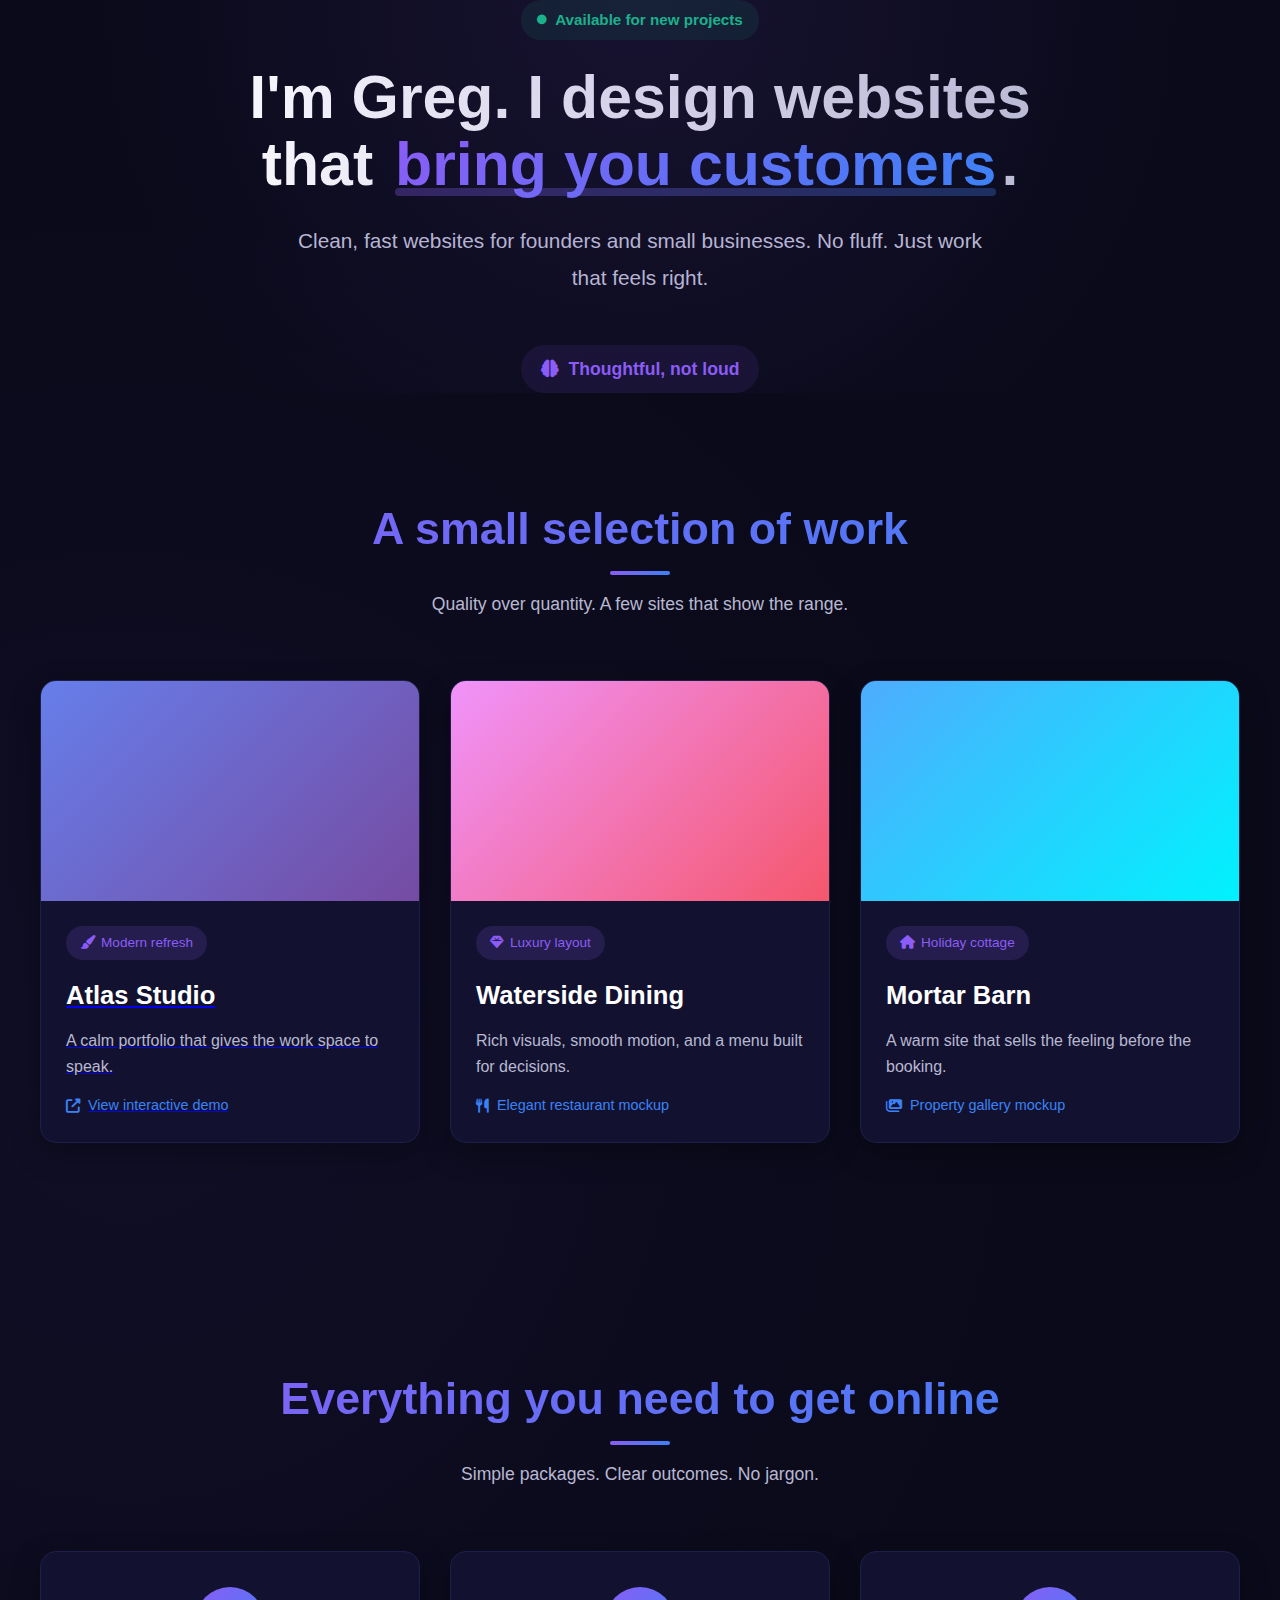
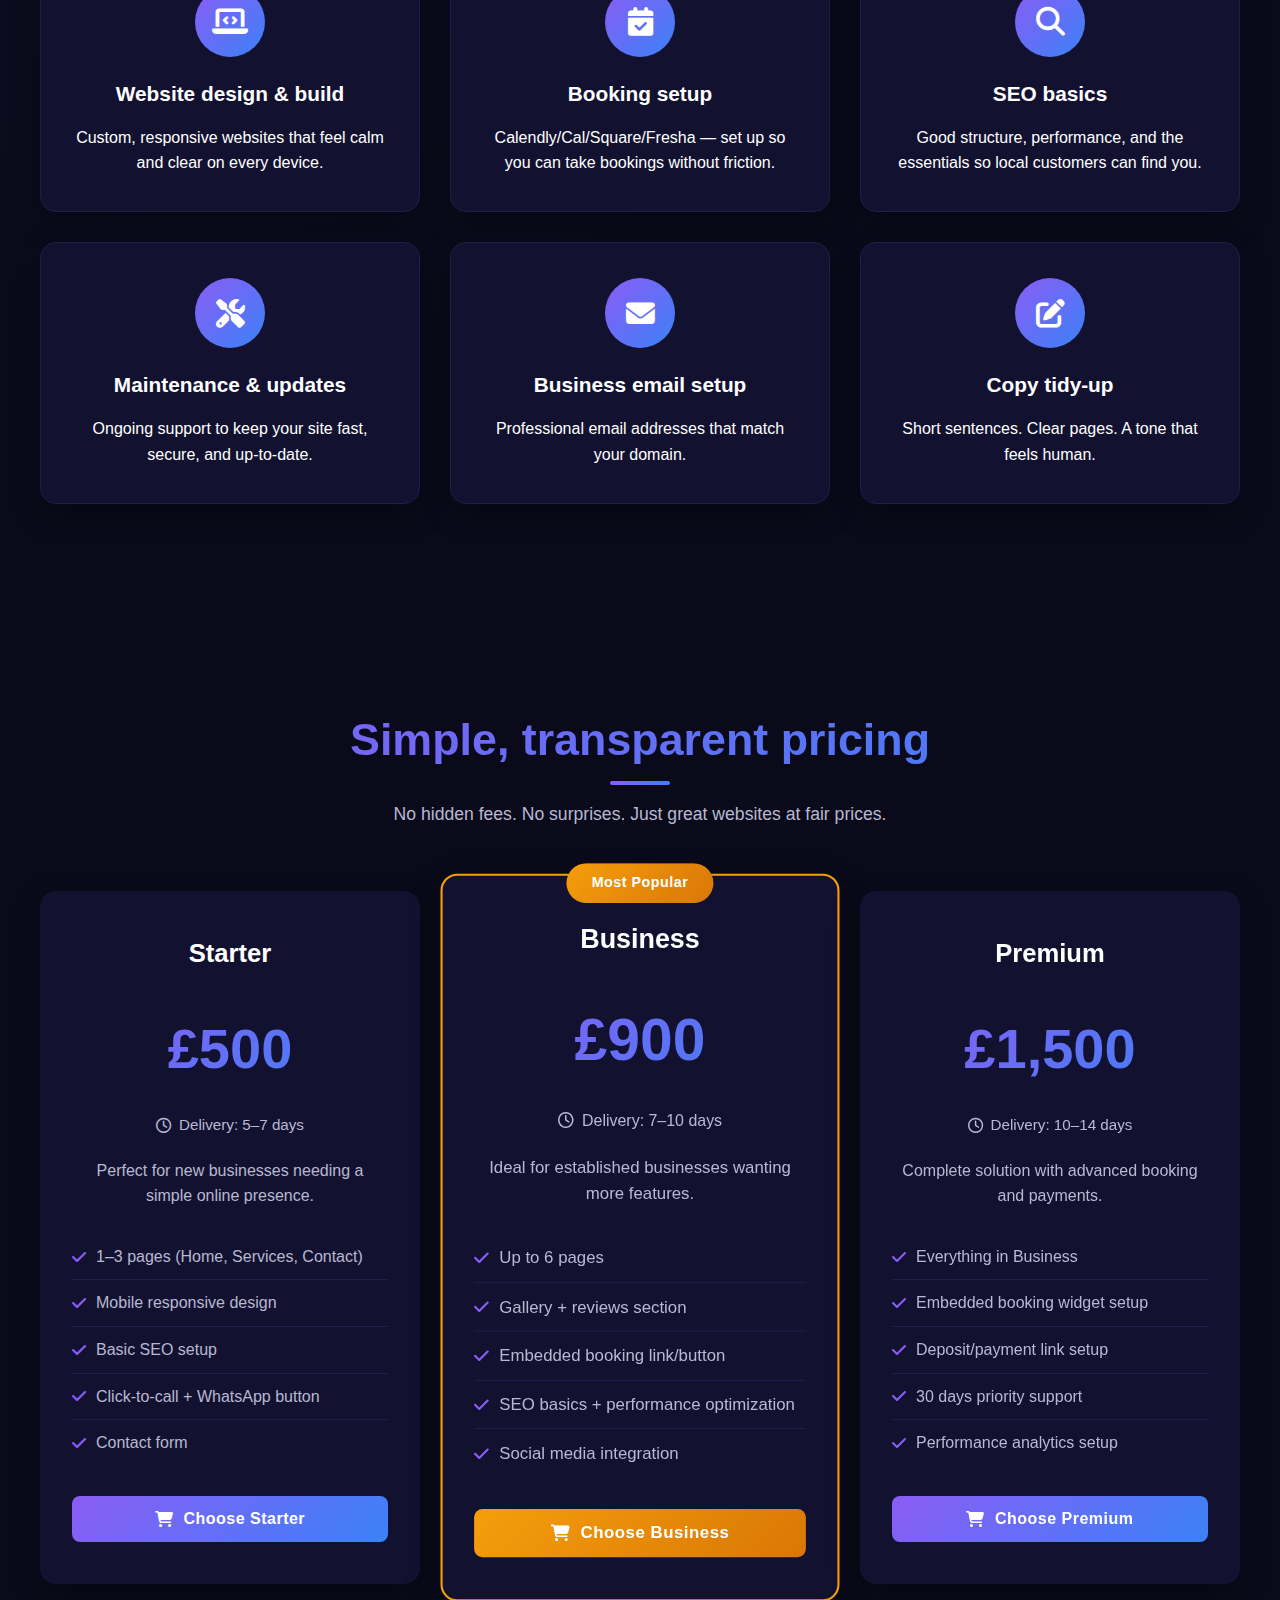
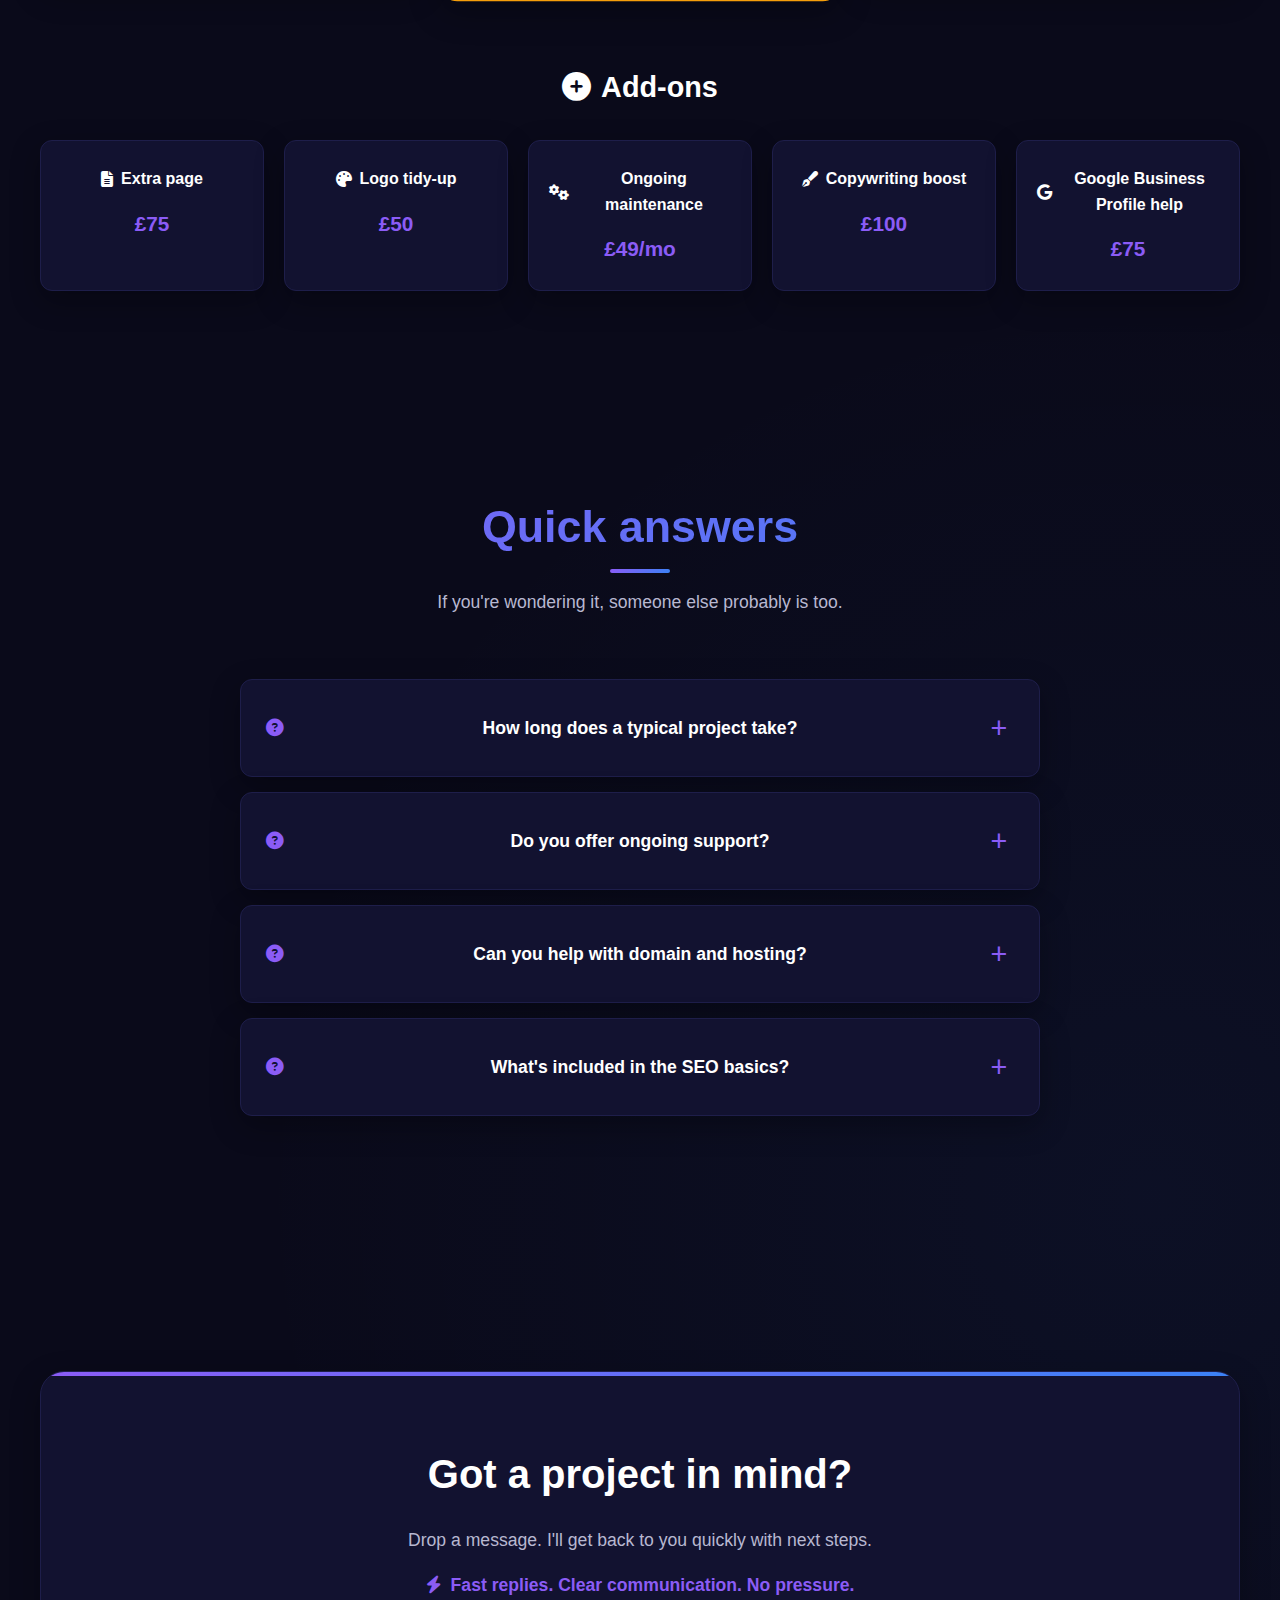
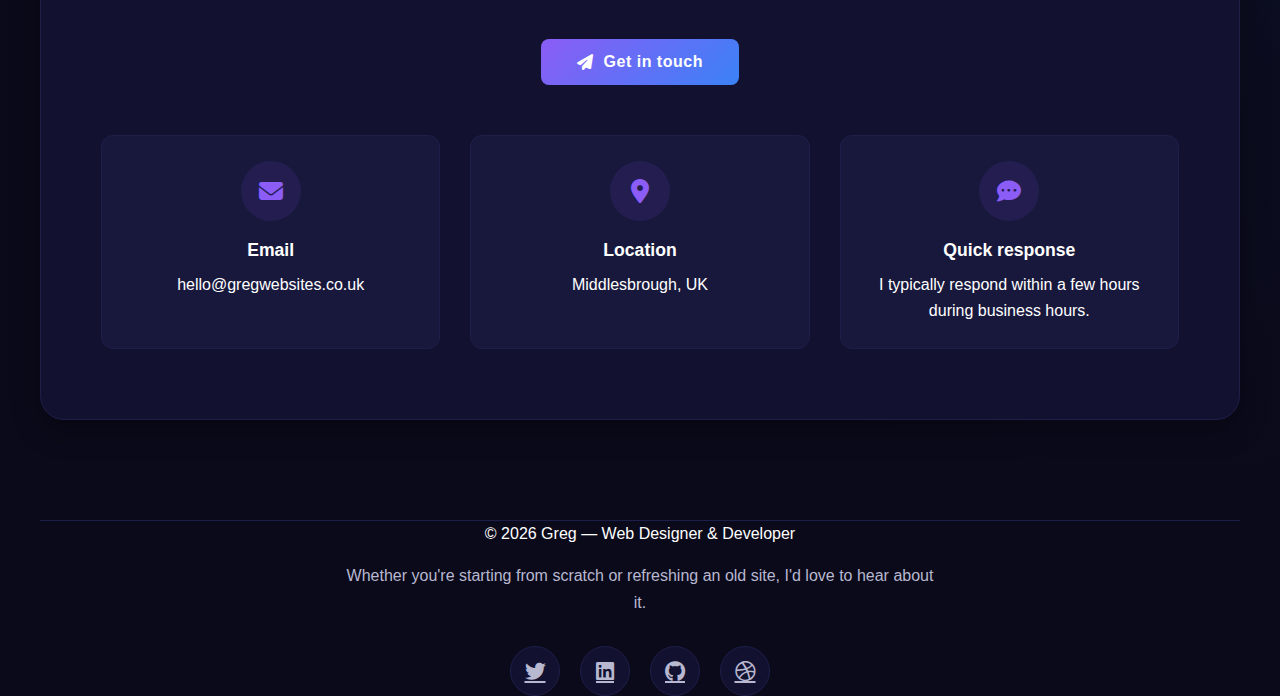
<file: index.html>
<!DOCTYPE html>
<html lang="en">
<head>
    <meta charset="UTF-8">
    <meta name="viewport" content="width=device-width, initial-scale=1.0">
    <title>Greg — Web Designer & Developer</title>
    <link rel="stylesheet" href="styles.css">
    <link rel="stylesheet" href="https://cdnjs.cloudflare.com/ajax/libs/font-awesome/6.4.0/css/all.min.css">
</head>
<body>
    <!-- Header Section -->
    <header class="container">
        <p class="availability"><i class="fas fa-circle"></i> Available for new projects</p>
        <h1 class="hero-title">I'm Greg. I design websites that <span class="highlight">bring you customers</span>.</h1>
        <p class="hero-subtitle">Clean, fast websites for founders and small businesses. No fluff. Just work that feels right.</p>
        <p class="tagline"><i class="fas fa-brain"></i> Thoughtful, not loud</p>
    </header>

    <!-- Projects Section -->
<!-- Projects Section -->
<section class="section container">
    <h2 class="section-title">A small selection of work</h2>
    <p class="section-subtitle">
        Quality over quantity. A few sites that show the range.
    </p>
    
    <div class="projects-grid">
        <!-- Atlas Studio Card (WITH LINK) -->
        <div class="project-card">
            <a href="/atlas-studio" class="project-link">
                <div class="project-image" style="background: linear-gradient(135deg, #667eea 0%, #764ba2 100%);">
                    <div class="image-overlay">
                        <i class="fas fa-eye"></i> View Project
                    </div>
                </div>
                <div class="project-content">
                    <span class="tag"><i class="fas fa-paint-brush"></i> Modern refresh</span>
                    <h3 class="project-title">Atlas Studio</h3>
                    <p class="project-description">A calm portfolio that gives the work space to speak.</p>
                    <p class="project-meta"><i class="fas fa-external-link-alt"></i> View interactive demo</p>
                </div>
            </a>
        </div>
        
        <!-- Waterside Dining Card (NO LINK - leave as is) -->
        <div class="project-card">
            <div class="project-image" style="background: linear-gradient(135deg, #f093fb 0%, #f5576c 100%);">
                <div class="image-overlay">
                    <i class="fas fa-eye"></i> View Project
                </div>
            </div>
            <div class="project-content">
                <span class="tag"><i class="fas fa-gem"></i> Luxury layout</span>
                <h3 class="project-title">Waterside Dining</h3>
                <p class="project-description">Rich visuals, smooth motion, and a menu built for decisions.</p>
                <p class="project-meta"><i class="fas fa-utensils"></i> Elegant restaurant mockup</p>
            </div>
        </div>
        
        <!-- Mortar Barn Card (NO LINK - leave as is) -->
        <div class="project-card">
            <div class="project-image" style="background: linear-gradient(135deg, #4facfe 0%, #00f2fe 100%);">
                <div class="image-overlay">
                    <i class="fas fa-eye"></i> View Project
                </div>
            </div>
            <div class="project-content">
                <span class="tag"><i class="fas fa-home"></i> Holiday cottage</span>
                <h3 class="project-title">Mortar Barn</h3>
                <p class="project-description">A warm site that sells the feeling before the booking.</p>
                <p class="project-meta"><i class="fas fa-images"></i> Property gallery mockup</p>
            </div>
        </div>
    </div>
</section>

    <!-- Services Section -->
    <section class="section container">
        <h2 class="section-title">Everything you need to get online</h2>
        <p class="section-subtitle">
            Simple packages. Clear outcomes. No jargon.
        </p>
        
        <div class="services-grid">
            <div class="service-card">
                <div class="service-icon">
                    <i class="fas fa-laptop-code"></i>
                </div>
                <h3 class="service-title">Website design & build</h3>
                <p>Custom, responsive websites that feel calm and clear on every device.</p>
            </div>
            
            <div class="service-card">
                <div class="service-icon">
                    <i class="fas fa-calendar-check"></i>
                </div>
                <h3 class="service-title">Booking setup</h3>
                <p>Calendly/Cal/Square/Fresha — set up so you can take bookings without friction.</p>
            </div>
            
            <div class="service-card">
                <div class="service-icon">
                    <i class="fas fa-search"></i>
                </div>
                <h3 class="service-title">SEO basics</h3>
                <p>Good structure, performance, and the essentials so local customers can find you.</p>
            </div>
            
            <div class="service-card">
                <div class="service-icon">
                    <i class="fas fa-tools"></i>
                </div>
                <h3 class="service-title">Maintenance & updates</h3>
                <p>Ongoing support to keep your site fast, secure, and up-to-date.</p>
            </div>
            
            <div class="service-card">
                <div class="service-icon">
                    <i class="fas fa-envelope"></i>
                </div>
                <h3 class="service-title">Business email setup</h3>
                <p>Professional email addresses that match your domain.</p>
            </div>
            
            <div class="service-card">
                <div class="service-icon">
                    <i class="fas fa-edit"></i>
                </div>
                <h3 class="service-title">Copy tidy-up</h3>
                <p>Short sentences. Clear pages. A tone that feels human.</p>
            </div>
        </div>
    </section>

    <!-- Pricing Section -->
    <section class="section container">
        <h2 class="section-title">Simple, transparent pricing</h2>
        <p class="section-subtitle">
            No hidden fees. No surprises. Just great websites at fair prices.
        </p>
        
        <div class="pricing-grid">
            <div class="pricing-card">
                <h3 class="pricing-title">Starter</h3>
                <div class="price">£500</div>
                <p class="delivery"><i class="far fa-clock"></i> Delivery: 5–7 days</p>
                <p class="pricing-description">Perfect for new businesses needing a simple online presence.</p>
                
                <ul class="features-list">
                    <li><i class="fas fa-check"></i> 1–3 pages (Home, Services, Contact)</li>
                    <li><i class="fas fa-check"></i> Mobile responsive design</li>
                    <li><i class="fas fa-check"></i> Basic SEO setup</li>
                    <li><i class="fas fa-check"></i> Click-to-call + WhatsApp button</li>
                    <li><i class="fas fa-check"></i> Contact form</li>
                </ul>
                
                <button class="btn btn-package" data-package="Starter"><i class="fas fa-shopping-cart"></i> Choose Starter</button>
            </div>
            
            <div class="pricing-card popular">
                <div class="popular-tag">Most Popular</div>
                <h3 class="pricing-title">Business</h3>
                <div class="price">£900</div>
                <p class="delivery"><i class="far fa-clock"></i> Delivery: 7–10 days</p>
                <p class="pricing-description">Ideal for established businesses wanting more features.</p>
                
                <ul class="features-list">
                    <li><i class="fas fa-check"></i> Up to 6 pages</li>
                    <li><i class="fas fa-check"></i> Gallery + reviews section</li>
                    <li><i class="fas fa-check"></i> Embedded booking link/button</li>
                    <li><i class="fas fa-check"></i> SEO basics + performance optimization</li>
                    <li><i class="fas fa-check"></i> Social media integration</li>
                </ul>
                
                <button class="btn btn-package btn-popular" data-package="Business"><i class="fas fa-shopping-cart"></i> Choose Business</button>
            </div>
            
            <div class="pricing-card">
                <h3 class="pricing-title">Premium</h3>
                <div class="price">£1,500</div>
                <p class="delivery"><i class="far fa-clock"></i> Delivery: 10–14 days</p>
                <p class="pricing-description">Complete solution with advanced booking and payments.</p>
                
                <ul class="features-list">
                    <li><i class="fas fa-check"></i> Everything in Business</li>
                    <li><i class="fas fa-check"></i> Embedded booking widget setup</li>
                    <li><i class="fas fa-check"></i> Deposit/payment link setup</li>
                    <li><i class="fas fa-check"></i> 30 days priority support</li>
                    <li><i class="fas fa-check"></i> Performance analytics setup</li>
                </ul>
                
                <button class="btn btn-package" data-package="Premium"><i class="fas fa-shopping-cart"></i> Choose Premium</button>
            </div>
        </div>
        
        <h3 class="addons-title"><i class="fas fa-plus-circle"></i> Add-ons</h3>
        
        <div class="addons-grid">
            <div class="addon-card">
                <strong><i class="fas fa-file-alt"></i> Extra page</strong>
                <div class="addon-price">£75</div>
            </div>
            <div class="addon-card">
                <strong><i class="fas fa-palette"></i> Logo tidy-up</strong>
                <div class="addon-price">£50</div>
            </div>
            <div class="addon-card">
                <strong><i class="fas fa-cogs"></i> Ongoing maintenance</strong>
                <div class="addon-price">£49/mo</div>
            </div>
            <div class="addon-card">
                <strong><i class="fas fa-pen-fancy"></i> Copywriting boost</strong>
                <div class="addon-price">£100</div>
            </div>
            <div class="addon-card">
                <strong><i class="fab fa-google"></i> Google Business Profile help</strong>
                <div class="addon-price">£75</div>
            </div>
        </div>
    </section>

    <!-- FAQ Section -->
    <section class="section container">
        <h2 class="section-title">Quick answers</h2>
        <p class="section-subtitle">
            If you're wondering it, someone else probably is too.
        </p>
        
        <div class="faq-grid">
            <div class="faq-item">
                <div class="faq-question">
                    <i class="fas fa-question-circle"></i> How long does a typical project take?
                    <span class="faq-toggle">+</span>
                </div>
                <div class="faq-answer">
                    <p>Delivery times vary by package: Starter (5-7 days), Business (7-10 days), Premium (10-14 days). These are estimates and actual timing depends on project complexity and feedback speed.</p>
                </div>
            </div>
            
            <div class="faq-item">
                <div class="faq-question">
                    <i class="fas fa-question-circle"></i> Do you offer ongoing support?
                    <span class="faq-toggle">+</span>
                </div>
                <div class="faq-answer">
                    <p>Yes! I offer ongoing maintenance at £49/month which includes updates, security monitoring, and minor changes. Premium packages include 30 days of priority support.</p>
                </div>
            </div>
            
            <div class="faq-item">
                <div class="faq-question">
                    <i class="fas fa-question-circle"></i> Can you help with domain and hosting?
                    <span class="faq-toggle">+</span>
                </div>
                <div class="faq-answer">
                    <p>I can guide you through the process and recommend reliable providers. I also offer business email setup so you have professional email addresses matching your domain.</p>
                </div>
            </div>
            
            <div class="faq-item">
                <div class="faq-question">
                    <i class="fas fa-question-circle"></i> What's included in the SEO basics?
                    <span class="faq-toggle">+</span>
                </div>
                <div class="faq-answer">
                    <p>SEO basics include proper page structure, meta tags, performance optimization for speed, and setup essentials so local customers can find you through search engines.</p>
                </div>
            </div>
        </div>
    </section>

    <!-- Contact Section -->
    <section class="section container" id="contact">
        <div class="contact-section">
            <h2 class="contact-title">Got a project in mind?</h2>
            <p class="contact-subtitle">
                Drop a message. I'll get back to you quickly with next steps.
            </p>
            <p class="contact-tagline">
                <i class="fas fa-bolt"></i> Fast replies. Clear communication. No pressure.
            </p>
            
            <button class="btn btn-contact"><i class="fas fa-paper-plane"></i> Get in touch</button>
            
            <div class="contact-info">
                <div class="info-item">
                    <div class="info-icon">
                        <i class="fas fa-envelope"></i>
                    </div>
                    <p class="info-title">Email</p>
                    <p>hello@gregwebsites.co.uk</p>
                </div>
                
                <div class="info-item">
                    <div class="info-icon">
                        <i class="fas fa-map-marker-alt"></i>
                    </div>
                    <p class="info-title">Location</p>
                    <p>Middlesbrough, UK</p>
                </div>
                
                <div class="info-item">
                    <div class="info-icon">
                        <i class="fas fa-comment-dots"></i>
                    </div>
                    <p class="info-title">Quick response</p>
                    <p>I typically respond within a few hours during business hours.</p>
                </div>
            </div>
        </div>
    </section>

    <!-- Footer -->
    <footer class="container">
        <div class="footer-content">
            <p class="copyright">© 2026 Greg — Web Designer & Developer</p>
            <p class="footer-text">Whether you're starting from scratch or refreshing an old site, I'd love to hear about it.</p>
            <div class="social-links">
                <a href="#" class="social-link"><i class="fab fa-twitter"></i></a>
                <a href="#" class="social-link"><i class="fab fa-linkedin"></i></a>
                <a href="#" class="social-link"><i class="fab fa-github"></i></a>
                <a href="#" class="social-link"><i class="fab fa-dribbble"></i></a>
            </div>
        </div>
    </footer>

    <script src="script.js"></script>
</body>
</html>
</file>
<file: styles.css>
/* Dark Purple/Blue Theme - Greg Portfolio */
* {
    margin: 0;
    padding: 0;
    box-sizing: border-box;
    font-family: 'Inter', -apple-system, BlinkMacSystemFont, 'Segoe UI', sans-serif;
}

:root {
    --dark-bg: #0a0a1a;
    --dark-card: #121230;
    --dark-border: #1e1e4a;
    --text-primary: #ffffff;
    --text-secondary: #b8b8d1;
    --accent-purple: #8b5cf6;
    --accent-blue: #3b82f6;
    --accent-gradient: linear-gradient(135deg, #8b5cf6 0%, #3b82f6 100%);
    --shadow: 0 10px 30px rgba(0, 0, 0, 0.3);
    --shadow-hover: 0 15px 40px rgba(139, 92, 246, 0.2);
    --transition: all 0.3s cubic-bezier(0.4, 0, 0.2, 1);
}

body {
    background-color: var(--dark-bg);
    color: var(--text-primary);
    line-height: 1.6;
    overflow-x: hidden;
    background-image: 
        radial-gradient(circle at 10% 20%, rgba(139, 92, 246, 0.05) 0%, transparent 20%),
        radial-gradient(circle at 90% 80%, rgba(59, 130, 246, 0.05) 0%, transparent 20%);
    min-height: 100vh;
}

/* Scrollbar Styling */
::-webkit-scrollbar {
    width: 10px;
}

::-webkit-scrollbar-track {
    background: var(--dark-card);
}

::-webkit-scrollbar-thumb {
    background: var(--accent-gradient);
    border-radius: 5px;
}

::-webkit-scrollbar-thumb:hover {
    background: linear-gradient(135deg, #9b79f7 0%, #4d91f7 100%);
}

/* Utility Classes */
.container {
    max-width: 1200px;
    margin: 0 auto;
    padding: 0 20px;
}

.section {
    padding: 100px 0;
}

.section-title {
    font-size: 2.8rem;
    font-weight: 800;
    margin-bottom: 1.5rem;
    text-align: center;
    background: var(--accent-gradient);
    -webkit-background-clip: text;
    -webkit-text-fill-color: transparent;
    background-clip: text;
    position: relative;
}

.section-title::after {
    content: '';
    position: absolute;
    bottom: -10px;
    left: 50%;
    transform: translateX(-50%);
    width: 60px;
    height: 4px;
    background: var(--accent-gradient);
    border-radius: 2px;
}

.section-subtitle {
    text-align: center;
    margin-bottom: 60px;
    color: var(--text-secondary);
    max-width: 600px;
    margin-left: auto;
    margin-right: auto;
    font-size: 1.1rem;
    line-height: 1.8;
}

.btn {
    display: inline-flex;
    align-items: center;
    justify-content: center;
    gap: 10px;
    padding: 14px 36px;
    background: var(--accent-gradient);
    color: white;
    text-decoration: none;
    border-radius: 8px;
    font-weight: 600;
    transition: var(--transition);
    border: none;
    cursor: pointer;
    font-size: 1rem;
    letter-spacing: 0.5px;
    position: relative;
    overflow: hidden;
    z-index: 1;
}

.btn::before {
    content: '';
    position: absolute;
    top: 0;
    left: -100%;
    width: 100%;
    height: 100%;
    background: linear-gradient(135deg, #3b82f6 0%, #8b5cf6 100%);
    transition: var(--transition);
    z-index: -1;
}

.btn:hover::before {
    left: 0;
}

.btn:hover {
    transform: translateY(-3px);
    box-shadow: var(--shadow-hover);
}

.btn-popular {
    background: linear-gradient(135deg, #f59e0b 0%, #d97706 100%);
}

.btn-popular::before {
    background: linear-gradient(135deg, #d97706 0%, #f59e0b 100%);
}

/* Header Styles */
header {
    padding: 80px 0 120px;
    text-align: center;
    position: relative;
    overflow: hidden;
}

header::before {
    content: '';
    position: absolute;
    top: 0;
    left: 0;
    right: 0;
    height: 500px;
    background: radial-gradient(circle at 50% 0%, rgba(139, 92, 246, 0.1) 0%, transparent 70%);
    pointer-events: none;
}

.availability {
    color: #10b981;
    font-weight: 600;
    margin-bottom: 1.5rem;
    display: inline-flex;
    align-items: center;
    gap: 8px;
    background: rgba(16, 185, 129, 0.1);
    padding: 8px 16px;
    border-radius: 20px;
    font-size: 0.95rem;
}

.availability i {
    font-size: 0.6rem;
    animation: pulse 2s infinite;
}

@keyframes pulse {
    0%, 100% { opacity: 1; }
    50% { opacity: 0.5; }
}

.hero-title {
    font-size: 3.8rem;
    font-weight: 900;
    line-height: 1.1;
    margin-bottom: 1.5rem;
    max-width: 900px;
    margin-left: auto;
    margin-right: auto;
    background: linear-gradient(to right, #ffffff, #b8b8d1);
    -webkit-background-clip: text;
    -webkit-text-fill-color: transparent;
}

.highlight {
    background: var(--accent-gradient);
    -webkit-background-clip: text;
    -webkit-text-fill-color: transparent;
    position: relative;
    padding: 0 5px;
}

.highlight::after {
    content: '';
    position: absolute;
    bottom: 2px;
    left: 5px;
    width: calc(100% - 10px);
    height: 8px;
    background: linear-gradient(135deg, rgba(139, 92, 246, 0.3) 0%, rgba(59, 130, 246, 0.3) 100%);
    z-index: -1;
    border-radius: 4px;
}

.hero-subtitle {
    font-size: 1.3rem;
    color: var(--text-secondary);
    max-width: 700px;
    margin: 0 auto 3rem;
    line-height: 1.8;
}

.tagline {
    display: inline-flex;
    align-items: center;
    gap: 10px;
    color: var(--accent-purple);
    font-weight: 600;
    font-size: 1.1rem;
    background: rgba(139, 92, 246, 0.1);
    padding: 10px 20px;
    border-radius: 30px;
}

/* Projects Section */
.projects-grid {
    display: grid;
    grid-template-columns: repeat(auto-fit, minmax(320px, 1fr));
    gap: 30px;
    margin-bottom: 20px;
}

.project-card {
    background: var(--dark-card);
    border-radius: 16px;
    overflow: hidden;
    box-shadow: var(--shadow);
    transition: var(--transition);
    border: 1px solid var(--dark-border);
    height: 100%;
}

.project-card:hover {
    transform: translateY(-10px);
    box-shadow: var(--shadow-hover);
    border-color: var(--accent-purple);
}

.project-image {
    height: 220px;
    position: relative;
    overflow: hidden;
}

.image-overlay {
    position: absolute;
    top: 0;
    left: 0;
    right: 0;
    bottom: 0;
    background: rgba(0, 0, 0, 0.7);
    display: flex;
    align-items: center;
    justify-content: center;
    opacity: 0;
    transition: var(--transition);
}

.project-card:hover .image-overlay {
    opacity: 1;
}

.image-overlay i {
    font-size: 1.5rem;
    margin-right: 10px;
}

.project-content {
    padding: 25px;
}

.tag {
    display: inline-flex;
    align-items: center;
    gap: 6px;
    padding: 6px 14px;
    background: rgba(139, 92, 246, 0.15);
    border-radius: 20px;
    font-size: 0.85rem;
    margin-bottom: 15px;
    color: var(--accent-purple);
    font-weight: 500;
}

.project-title {
    font-size: 1.6rem;
    margin-bottom: 12px;
    font-weight: 700;
    color: white;
}

.project-description {
    color: var(--text-secondary);
    margin-bottom: 15px;
    line-height: 1.6;
}

.project-meta {
    display: flex;
    align-items: center;
    gap: 8px;
    color: var(--accent-blue);
    font-size: 0.9rem;
    font-weight: 500;
}

/* Services Section */
.services-grid {
    display: grid;
    grid-template-columns: repeat(auto-fit, minmax(280px, 1fr));
    gap: 30px;
    margin-top: 40px;
}

.service-card {
    background: var(--dark-card);
    padding: 35px 30px;
    border-radius: 16px;
    box-shadow: var(--shadow);
    transition: var(--transition);
    border: 1px solid var(--dark-border);
    text-align: center;
}

.service-card:hover {
    transform: translateY(-8px);
    box-shadow: var(--shadow-hover);
    border-color: var(--accent-purple);
}

.service-icon {
    width: 70px;
    height: 70px;
    background: var(--accent-gradient);
    border-radius: 50%;
    display: flex;
    align-items: center;
    justify-content: center;
    margin: 0 auto 20px;
    font-size: 1.8rem;
    color: white;
}

.service-title {
    font-size: 1.3rem;
    margin-bottom: 15px;
    font-weight: 700;
    color: white;
}

/* Pricing Section */
.pricing-grid {
    display: grid;
    grid-template-columns: repeat(auto-fit, minmax(320px, 1fr));
    gap: 30px;
    margin-top: 40px;
}

.pricing-card {
    background: var(--dark-card);
    padding: 40px 30px;
    border-radius: 16px;
    box-shadow: var(--shadow);
    position: relative;
    border: 2px solid transparent;
    transition: var(--transition);
    display: flex;
    flex-direction: column;
}

.pricing-card:hover {
    transform: translateY(-8px);
    box-shadow: var(--shadow-hover);
    border-color: var(--accent-purple);
}

.pricing-card.popular {
    border-color: #f59e0b;
    transform: scale(1.05);
}

.pricing-card.popular:hover {
    transform: scale(1.05) translateY(-8px);
}

.popular-tag {
    position: absolute;
    top: -12px;
    left: 50%;
    transform: translateX(-50%);
    background: linear-gradient(135deg, #f59e0b 0%, #d97706 100%);
    color: white;
    padding: 8px 24px;
    border-radius: 20px;
    font-size: 0.85rem;
    font-weight: 600;
    letter-spacing: 0.5px;
}

.pricing-title {
    font-size: 1.6rem;
    margin-bottom: 10px;
    text-align: center;
    color: white;
    font-weight: 700;
}

.price {
    font-size: 3.5rem;
    font-weight: 900;
    text-align: center;
    margin: 20px 0;
    background: var(--accent-gradient);
    -webkit-background-clip: text;
    -webkit-text-fill-color: transparent;
}

.delivery {
    display: flex;
    align-items: center;
    justify-content: center;
    gap: 8px;
    text-align: center;
    color: var(--text-secondary);
    margin-bottom: 20px;
    font-size: 0.95rem;
}

.pricing-description {
    text-align: center;
    margin-bottom: 25px;
    color: var(--text-secondary);
    line-height: 1.6;
    flex-grow: 1;
}

.features-list {
    list-style: none;
    margin-bottom: 30px;
    flex-grow: 1;
}

.features-list li {
    padding: 10px 0;
    border-bottom: 1px solid var(--dark-border);
    display: flex;
    align-items: center;
    gap: 10px;
    color: var(--text-secondary);
}

.features-list li:last-child {
    border-bottom: none;
}

.features-list li i {
    color: var(--accent-purple);
}

.addons-title {
    text-align: center;
    margin: 80px 0 30px;
    font-size: 1.8rem;
    color: white;
    font-weight: 700;
    display: flex;
    align-items: center;
    justify-content: center;
    gap: 10px;
}

.addons-grid {
    display: grid;
    grid-template-columns: repeat(auto-fit, minmax(200px, 1fr));
    gap: 20px;
    margin-top: 30px;
}

.addon-card {
    background: var(--dark-card);
    padding: 25px 20px;
    border-radius: 12px;
    text-align: center;
    box-shadow: var(--shadow);
    transition: var(--transition);
    border: 1px solid var(--dark-border);
}

.addon-card:hover {
    transform: translateY(-5px);
    box-shadow: var(--shadow-hover);
    border-color: var(--accent-purple);
}

.addon-card strong {
    display: flex;
    align-items: center;
    justify-content: center;
    gap: 8px;
    color: white;
    font-size: 1rem;
}

.addon-price {
    margin-top: 15px;
    color: var(--accent-purple);
    font-weight: bold;
    font-size: 1.3rem;
}

/* FAQ Section */
.faq-grid {
    max-width: 800px;
    margin: 40px auto 0;
}

.faq-item {
    background: var(--dark-card);
    margin-bottom: 15px;
    border-radius: 12px;
    overflow: hidden;
    box-shadow: var(--shadow);
    transition: var(--transition);
    border: 1px solid var(--dark-border);
}

.faq-item:hover {
    box-shadow: var(--shadow-hover);
}

.faq-question {
    padding: 25px;
    font-weight: 600;
    cursor: pointer;
    display: flex;
    justify-content: space-between;
    align-items: center;
    color: white;
    transition: var(--transition);
    font-size: 1.1rem;
}

.faq-question:hover {
    background-color: rgba(139, 92, 246, 0.05);
}

.faq-question i {
    color: var(--accent-purple);
    margin-right: 12px;
}

.faq-answer {
    padding: 0 25px;
    max-height: 0;
    overflow: hidden;
    transition: var(--transition);
    color: var(--text-secondary);
    line-height: 1.7;
}

.faq-answer.active {
    padding: 0 25px 25px;
    max-height: 500px;
}

.faq-toggle {
    font-size: 1.8rem;
    transition: var(--transition);
    color: var(--accent-purple);
    font-weight: 300;
    min-width: 30px;
    text-align: center;
}

.faq-toggle.active {
    transform: rotate(45deg);
}

/* Contact Section */
.contact-section {
    background: var(--dark-card);
    border-radius: 24px;
    padding: 70px 60px;
    margin-top: 40px;
    box-shadow: var(--shadow);
    text-align: center;
    border: 1px solid var(--dark-border);
    position: relative;
    overflow: hidden;
}

.contact-section::before {
    content: '';
    position: absolute;
    top: 0;
    left: 0;
    right: 0;
    height: 4px;
    background: var(--accent-gradient);
}

.contact-title {
    font-size: 2.5rem;
    margin-bottom: 20px;
    color: white;
    font-weight: 800;
}

.contact-subtitle {
    margin-bottom: 15px;
    color: var(--text-secondary);
    max-width: 600px;
    margin-left: auto;
    margin-right: auto;
    line-height: 1.7;
    font-size: 1.1rem;
}

.contact-tagline {
    margin-bottom: 40px;
    font-weight: 600;
    color: var(--accent-purple);
    display: flex;
    align-items: center;
    justify-content: center;
    gap: 10px;
    font-size: 1.1rem;
}

.contact-info {
    margin-top: 50px;
    display: grid;
    grid-template-columns: repeat(auto-fit, minmax(250px, 1fr));
    gap: 30px;
}

.info-item {
    text-align: center;
    padding: 25px;
    background: rgba(30, 30, 74, 0.5);
    border-radius: 12px;
    transition: var(--transition);
    border: 1px solid var(--dark-border);
}

.info-item:hover {
    transform: translateY(-5px);
    border-color: var(--accent-purple);
}

.info-icon {
    width: 60px;
    height: 60px;
    background: rgba(139, 92, 246, 0.1);
    border-radius: 50%;
    display: flex;
    align-items: center;
    justify-content: center;
    margin: 0 auto 15px;
    font-size: 1.5rem;
    color: var(--accent-purple);
}

.info-title {
    font-weight: 700;
    margin-bottom: 8px;
    color: white;
    font-size: 1.1rem;
}

/* Footer */
footer {
    text-align: center;
    padding: 60px 0 40px;
    color: var(--text-secondary);
    margin-top: 80px;
    border-top: 1px solid var(--dark-border);
    position: relative;
}

.footer-content {
    max-width: 600px;
    margin: 0 auto;
}

.copyright {
    font-size: 1rem;
    margin-bottom: 15px;
    color: white;
}

.footer-text {
    margin-bottom: 30px;
    line-height: 1.7;
}

.social-links {
    display: flex;
    justify-content: center;
    gap: 20px;
}

.social-link {
    width: 50px;
    height: 50px;
    background: var(--dark-card);
    border-radius: 50%;
    display: flex;
    align-items: center;
    justify-content: center;
    color: var(--text-secondary);
    font-size: 1.3rem;
    transition: var(--transition);
    border: 1px solid var(--dark-border);
}

.social-link:hover {
    color: white;
    background: var(--accent-gradient);
    transform: translateY(-5px);
    border-color: transparent;
}

/* Responsive Design */
@media (max-width: 1024px) {
    .hero-title {
        font-size: 3.2rem;
    }
    
    .section-title {
        font-size: 2.4rem;
    }
    
    .pricing-grid,
    .projects-grid {
        grid-template-columns: repeat(auto-fit, minmax(300px, 1fr));
    }
    
    .pricing-card.popular {
        transform: scale(1);
    }
    
    .pricing-card.popular:hover {
        transform: translateY(-8px);
    }
}

@media (max-width: 768px) {
    .hero-title {
        font-size: 2.6rem;
    }
    
    .section-title {
        font-size: 2rem;
    }
    
    .contact-section {
        padding: 50px 30px;
    }
    
    .section {
        padding: 80px 0;
    }
    
    .services-grid {
        grid-template-columns: repeat(auto-fit, minmax(250px, 1fr));
    }
    
    header {
        padding: 60px 0 100px;
    }
    
    .price {
        font-size: 3rem;
    }
}

@media (max-width: 640px) {
    .hero-title {
        font-size: 2.2rem;
    }
    
    .section-title {
        font-size: 1.8rem;
    }
    
    .contact-info {
        grid-template-columns: 1fr;
        gap: 20px;
    }
    
    .info-item {
        min-width: 100%;
    }
    
    .pricing-grid,
    .projects-grid {
        grid-template-columns: 1fr;
    }
    
    .addons-grid {
        grid-template-columns: repeat(auto-fit, minmax(150px, 1fr));
    }
    
    .btn {
        padding: 12px 28px;
        font-size: 0.95rem;
    }
    
    .social-links {
        gap: 15px;
    }
    
    .social-link {
        width: 45px;
        height: 45px;
        font-size: 1.1rem;
    }
}

@media (max-width: 480px) {
    .hero-title {
        font-size: 1.9rem;
    }
    
    .section {
        padding: 70px 0;
    }
    
    .btn {
        padding: 10px 24px;
        font-size: 0.9rem;
    }
    
    .pricing-card,
    .service-card {
        padding: 30px 20px;
    }
    
    .contact-section {
        padding: 40px 20px;
    }
    
    .section-title::after {
        width: 40px;
        bottom: -8px;
    }
    
    .availability {
        font-size: 0.85rem;
        padding: 6px 12px;
    }
    
    .tagline {
        font-size: 1rem;
        padding: 8px 16px;
    }
}

/* Animation for elements on scroll */
@keyframes fadeInUp {
    from {
        opacity: 0;
        transform: translateY(30px);
    }
    to {
        opacity: 1;
        transform: translateY(0);
    }
}

.project-card,
.service-card,
.pricing-card,
.faq-item,
.info-item {
    animation: fadeInUp 0.6s ease-out forwards;
}

/* Stagger animations */
.project-card:nth-child(1) { animation-delay: 0.1s; }
.project-card:nth-child(2) { animation-delay: 0.2s; }
.project-card:nth-child(3) { animation-delay: 0.3s; }

.service-card:nth-child(1) { animation-delay: 0.1s; }
.service-card:nth-child(2) { animation-delay: 0.2s; }
.service-card:nth-child(3) { animation-delay: 0.3s; }
.service-card:nth-child(4) { animation-delay: 0.4s; }
.service-card:nth-child(5) { animation-delay: 0.5s; }
.service-card:nth-child(6) { animation-delay: 0.6s; }

/* Loading animation */
.loading {
    display: inline-block;
    width: 20px;
    height: 20px;
    border: 3px solid rgba(139, 92, 246, 0.3);
    border-radius: 50%;
    border-top-color: var(--accent-purple);
    animation: spin 1s ease-in-out infinite;
}

@keyframes spin {
    to { transform: rotate(360deg); }
}
</file>
